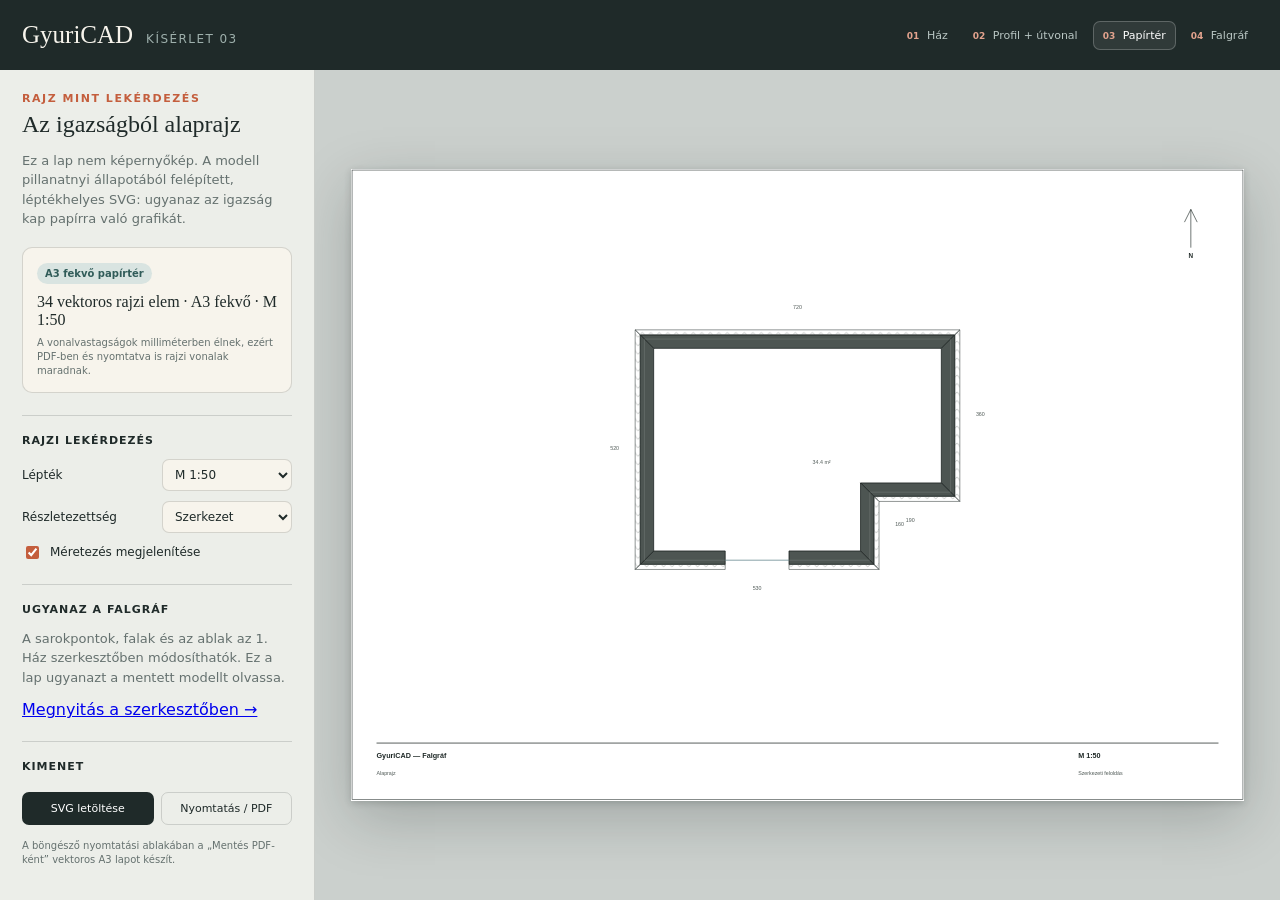
<file: drawing.html>
<!doctype html>
<html lang="hu">
<head>
  <meta charset="UTF-8">
  <meta name="viewport" content="width=device-width, initial-scale=1.0">
  <meta name="description" content="GyuriCAD papírtér-kísérlet: a szándékmodellből közvetlenül generált vektoros alaprajz.">
  <title>GyuriCAD — papírtér és rajzgyártás</title>
  <link rel="stylesheet" href="./drawing.css">
</head>
<body>
  <div class="shell">
    <header>
      <div class="brand">
        <h1>GyuriCAD</h1>
        <span>kísérlet 03</span>
      </div>
      <nav class="experiment-nav" aria-label="Kísérletek">
        <a href="./index.html"><b>01</b> Ház</a>
        <a href="./sweep.html"><b>02</b> Profil + útvonal</a>
        <a class="active" href="./drawing.html" aria-current="page"><b>03</b> Papírtér</a>
      <a href="./graph.html"><b>04</b> Falgráf</a>
        </nav>
    </header>

    <main class="drawing-main">
      <aside>
        <p class="eyebrow">Rajz mint lekérdezés</p>
        <h2>Az igazságból alaprajz</h2>
        <p class="intro">Ez a lap nem képernyőkép. A modell pillanatnyi állapotából felépített, léptékhelyes SVG: ugyanaz az igazság kap papírra való grafikát.</p>

        <section class="paper-card">
          <span>A3 fekvő papírtér</span>
          <strong data-scene-stats>Vektoros rajz készül…</strong>
          <p>A vonalvastagságok milliméterben élnek, ezért PDF-ben és nyomtatva is rajzi vonalak maradnak.</p>
        </section>

        <section class="panel-section settings-grid">
          <h3>Rajzi lekérdezés</h3>
          <label>Lépték
            <select name="scale">
              <option value="50">M 1:50</option>
              <option value="100">M 1:100</option>
            </select>
          </label>
          <label>Részletezettség
            <select name="detail">
              <option value="system">Szerkezet</option>
              <option value="resolved">Rétegrend</option>
            </select>
          </label>
          <label class="check-control"><input name="dimensions" type="checkbox" checked>Méretezés megjelenítése</label>
        </section>

        <section class="panel-section"><h3>Ugyanaz a falgráf</h3><p class="intro">A sarokpontok, falak és az ablak az 1. Ház szerkesztőben módosíthatók. Ez a lap ugyanazt a mentett modellt olvassa.</p><a href="./index.html">Megnyitás a szerkesztőben →</a></section>

        <section class="panel-section export-actions">
          <h3>Kimenet</h3>
          <button data-download-svg>SVG letöltése</button>
          <button class="secondary" data-print>Nyomtatás / PDF</button>
          <p>A böngésző nyomtatási ablakában a „Mentés PDF-ként” vektoros A3 lapot készít.</p>
        </section>
      </aside>

      <section class="paper-workspace" aria-label="A3 papírtér">
        <div class="paper" data-paper></div>
      </section>
    </main>
  </div>

  <script type="module" src="./drawing-app.js"></script>
</body>
</html>
</file>
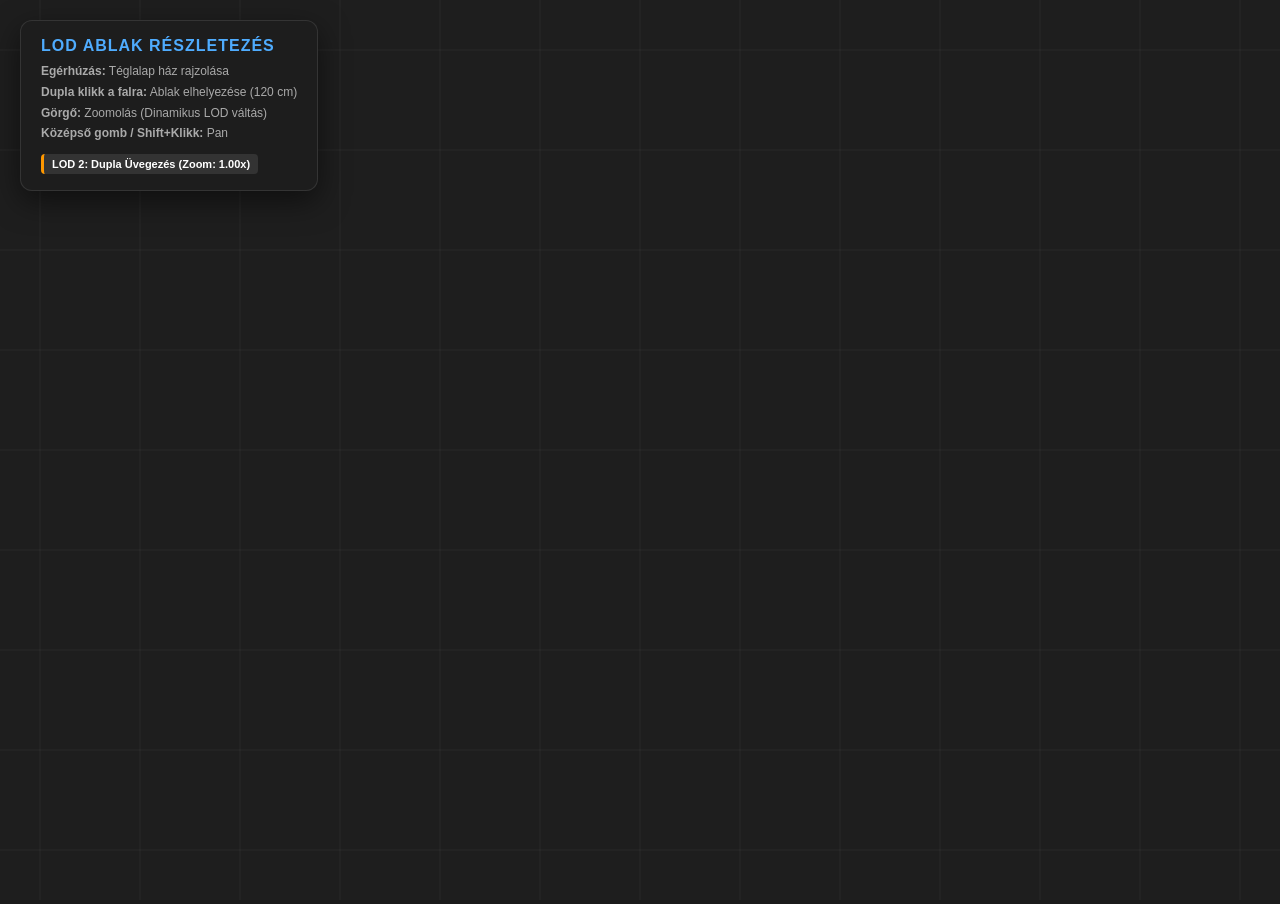
<file: legacy-prototype.html>
<!DOCTYPE html>
<html lang="hu">
<head>
  <meta charset="UTF-8">
  <meta name="viewport" content="width=device-width, initial-scale=1.0">
  <title>Dinamikus LOD Fal - Ablak Részletezettség</title>
  <style>
    body {
      margin: 0;
      padding: 0;
      overflow: hidden;
      background-color: #1a1a1a;
      font-family: 'Segoe UI', Tahoma, Geneva, Verdana, sans-serif;
      user-select: none;
    }

    #canvas-container {
      width: 100vw;
      height: 100vh;
      cursor: crosshair;
    }

    #ui-overlay {
      position: absolute;
      top: 20px;
      left: 20px;
      background: rgba(30, 30, 30, 0.85);
      backdrop-filter: blur(8px);
      color: #e0e0e0;
      padding: 16px 20px;
      border-radius: 12px;
      box-shadow: 0 10px 30px rgba(0,0,0,0.5);
      border: 1px solid rgba(255,255,255,0.1);
      pointer-events: none;
      max-width: 340px;
    }

    h1 {
      font-size: 16px;
      margin: 0 0 8px 0;
      text-transform: uppercase;
      letter-spacing: 1px;
      color: #4facfe;
    }

    p {
      font-size: 12px;
      margin: 4px 0;
      color: #aaa;
      line-height: 1.4;
    }

    .lod-badge {
      display: inline-block;
      margin-top: 8px;
      padding: 4px 8px;
      border-radius: 4px;
      font-weight: bold;
      font-size: 11px;
      background: #333;
      color: #fff;
    }

    #lod-1 { border-left: 3px solid #888; }
    #lod-2 { border-left: 3px solid #ff9800; }
    #lod-3 { border-left: 3px solid #4caf50; }
  </style>
</head>
<body>

  <div id="canvas-container">
    <canvas id="architect-canvas"></canvas>
  </div>

  <div id="ui-overlay">
    <h1>LOD Ablak Részletezés</h1>
    <p><b>Egérhúzás:</b> Téglalap ház rajzolása</p>
    <p><b>Dupla klikk a falra:</b> Ablak elhelyezése (120 cm)</p>
    <p><b>Görgő:</b> Zoomolás (Dinamikus LOD váltás)</p>
    <p><b>Középső gomb / Shift+Klikk:</b> Pan</p>
    
    <div id="lod-indicator" class="lod-badge">LOD 1: Koncepció</div>
  </div>

  <script>
    const canvas = document.getElementById('architect-canvas');
    const ctx = canvas.getContext('2d');
    const lodIndicator = document.getElementById('lod-indicator');

    function resizeCanvas() {
      canvas.width = window.innerWidth;
      canvas.height = window.innerHeight;
      draw();
    }
    window.addEventListener('resize', resizeCanvas);

    let zoom = 1.0;
    let panX = window.innerWidth / 2;
    let panY = window.innerHeight / 2;

    let buildings = [];
    let windows = []; // [{ buildingIndex, side: 'N'|'E'|'S'|'W', offset: px, width: 120 }]

    let isDrawing = false;
    let dragStart = null;
    let dragCurrent = null;

    let isPanning = false;
    let startPan = { x: 0, y: 0 };

    const LAYERS = [
      { name: 'Belső vakolat', thickness: 1.5, color: '#d7ccc8' },
      { name: 'Vázkerámia', thickness: 30, color: '#e64a19' },
      { name: 'Ragasztó', thickness: 1.0, color: '#b0bec5' },
      { name: 'Hőszigetelés', thickness: 10, color: '#fbc02d' },
      { name: 'Színvakolat', thickness: 0.5, color: '#eceff1' }
    ];

    function getLODLevel(z) {
      if (z < 0.8) return 1;
      if (z < 2.5) return 2;
      return 3;
    }

    function worldToScreen(wx, wy) {
      return { x: wx * zoom + panX, y: wy * zoom + panY };
    }

    function screenToWorld(sx, sy) {
      return { x: (sx - panX) / zoom, y: (sy - panY) / zoom };
    }

    // --- ESEMÉNYEK ---

    canvas.addEventListener('mousedown', (e) => {
      if (e.button === 1 || (e.button === 0 && e.shiftKey)) {
        isPanning = true;
        startPan = { x: e.clientX - panX, y: e.clientY - panY };
        return;
      }

      if (e.button === 0) {
        isDrawing = true;
        dragStart = screenToWorld(e.clientX, e.clientY);
        dragCurrent = dragStart;
      }
    });

    canvas.addEventListener('mousemove', (e) => {
      const worldPos = screenToWorld(e.clientX, e.clientY);

      if (isPanning) {
        panX = e.clientX - startPan.x;
        panY = e.clientY - startPan.y;
        draw();
        return;
      }

      if (isDrawing) {
        dragCurrent = worldPos;
        draw();
      }
    });

    window.addEventListener('mouseup', (e) => {
      if (e.button === 1 || e.shiftKey) isPanning = false;

      if (e.button === 0 && isDrawing) {
        isDrawing = false;
        if (Math.abs(dragCurrent.x - dragStart.x) > 40 && Math.abs(dragCurrent.y - dragStart.y) > 40) {
          const newBuilding = {
            x1: Math.min(dragStart.x, dragCurrent.x),
            y1: Math.min(dragStart.y, dragCurrent.y),
            x2: Math.max(dragStart.x, dragCurrent.x),
            y2: Math.max(dragStart.y, dragCurrent.y)
          };
          buildings.push(newBuilding);
        }
        dragStart = null;
        dragCurrent = null;
        draw();
      }
    });

    // Dupla klikk -> Ablak lehelyezése a legközelebbi falra
    canvas.addEventListener('dblclick', (e) => {
      const p = screenToWorld(e.clientX, e.clientY);
      const windowWidth = 120; // 120 cm széles ablak

      buildings.forEach((b, bIdx) => {
        // Ellenőrizzük mind a 4 oldalt (Észak, Kelet, Dél, Nyugat)
        const margin = 20;
        if (p.x >= b.x1 && p.x <= b.x2 && Math.abs(p.y - b.y1) < margin) {
          windows.push({ buildingIndex: bIdx, side: 'N', center: p.x, width: windowWidth });
        } else if (p.x >= b.x1 && p.x <= b.x2 && Math.abs(p.y - b.y2) < margin) {
          windows.push({ buildingIndex: bIdx, side: 'S', center: p.x, width: windowWidth });
        } else if (p.y >= b.y1 && p.y <= b.y2 && Math.abs(p.x - b.x1) < margin) {
          windows.push({ buildingIndex: bIdx, side: 'W', center: p.y, width: windowWidth });
        } else if (p.y >= b.y1 && p.y <= b.y2 && Math.abs(p.x - b.x2) < margin) {
          windows.push({ buildingIndex: bIdx, side: 'E', center: p.y, width: windowWidth });
        }
      });
      draw();
    });

    canvas.addEventListener('wheel', (e) => {
      e.preventDefault();
      const zoomFactor = 1.15;
      const worldBefore = screenToWorld(e.clientX, e.clientY);

      if (e.deltaY < 0) zoom *= zoomFactor;
      else zoom /= zoomFactor;

      zoom = Math.max(0.1, Math.min(zoom, 15.0));
      const worldAfter = screenToWorld(e.clientX, e.clientY);

      panX += (worldAfter.x - worldBefore.x) * zoom;
      panY += (worldAfter.y - worldBefore.y) * zoom;

      draw();
    }, { passive: false });

    // --- ABLAKOK RAJZOLÁSA LOD SZERINT ---

    function drawWindowsForBuilding(b, bIdx, lod) {
      const buildingWindows = windows.filter(w => w.buildingIndex === bIdx);

      buildingWindows.forEach(w => {
        // Meghatározzuk az ablak koordinátáit és orientációját a falon
        let isHorizontal = (w.side === 'N' || w.side === 'S');
        let wallY = (w.side === 'N') ? b.y1 : (w.side === 'S') ? b.y2 : 0;
        let wallX = (w.side === 'W') ? b.x1 : (w.side === 'E') ? b.x2 : 0;

        let totalWallThick = 43; // Teljes falszerkezet vastagsága
        let innerOffset = -21.5;
        let outerOffset = 21.5;

        if (isHorizontal) {
          let xStart = w.center - w.width / 2;
          let xEnd = w.center + w.width / 2;
          let yIn = wallY + innerOffset;
          let yOut = wallY + outerOffset;

          // FALÁTTÖRÉS (Ablaknyílás kimaszkolása/letisztítása)
          let sInStart = worldToScreen(xStart, yIn);
          let sOutEnd = worldToScreen(xEnd, yOut);
          ctx.fillStyle = '#1e1e1e'; // Háttérszínnel eltüntetjük a falat
          ctx.fillRect(
            Math.min(sInStart.x, sOutEnd.x),
            Math.min(sInStart.y, sOutEnd.y),
            Math.abs(sOutEnd.x - sInStart.x),
            Math.abs(sOutEnd.y - sInStart.y)
          );

          // LOD 1: Sima nyílásvágás
          if (lod === 1) return;

          // LOD 2: Nyílás + Dupla üvegezés vonal
          if (lod === 2) {
            let sG1 = worldToScreen(xStart, wallY - 2);
            let sG2 = worldToScreen(xEnd, wallY - 2);
            let sG3 = worldToScreen(xStart, wallY + 2);
            let sG4 = worldToScreen(xEnd, wallY + 2);

            ctx.strokeStyle = '#81d4fa';
            ctx.lineWidth = Math.max(1, 1.5 * zoom);
            ctx.beginPath();
            ctx.moveTo(sG1.x, sG1.y); ctx.lineTo(sG2.x, sG2.y);
            ctx.moveTo(sG3.x, sG3.y); ctx.lineTo(sG4.x, sG4.y);
            ctx.stroke();
            return;
          }

          // LOD 3: Részletes szerkezet (Tokráforduló szigetelés, Párkány, Könyöklő, Tok, Szárny)
          if (lod === 3) {
            let isOutNorth = (w.side === 'N');
            let yExt = isOutNorth ? yOut : yIn; // Külső sík
            let yInt = isOutNorth ? yIn : yOut; // Belső sík

            // 1. Tokráforduló hőszigetelés (Káva szigetelés, 2.5 cm befordulás mindkét oldalon)
            ctx.fillStyle = '#fbc02d';
            ctx.strokeStyle = 'rgba(0,0,0,0.3)';
            ctx.lineWidth = 0.5 * zoom;

            let sInsL1 = worldToScreen(xStart, yExt);
            let sInsL2 = worldToScreen(xStart + 2.5, yExt - (isOutNorth ? 12 : -12));
            ctx.fillRect(Math.min(sInsL1.x, sInsL2.x), Math.min(sInsL1.y, sInsL2.y), Math.abs(sInsL2.x - sInsL1.x), Math.abs(sInsL2.y - sInsL1.y));

            let sInsR1 = worldToScreen(xEnd - 2.5, yExt);
            let sInsR2 = worldToScreen(xEnd, yExt - (isOutNorth ? 12 : -12));
            ctx.fillRect(Math.min(sInsR1.x, sInsR2.x), Math.min(sInsR1.y, sInsR2.y), Math.abs(sInsR2.x - sInsR1.x), Math.abs(sInsR2.y - sInsR1.y));

            // 2. Külső Bádogpárkány
            let sPark1 = worldToScreen(xStart - 2, yExt + (isOutNorth ? -3 : 3));
            let sPark2 = worldToScreen(xEnd + 2, yExt);
            ctx.fillStyle = '#b0bec5';
            ctx.fillRect(Math.min(sPark1.x, sPark2.x), Math.min(sPark1.y, sPark2.y), Math.abs(sPark2.x - sPark1.x), Math.abs(sPark2.y - sPark1.y));

            // 3. Belső Könyöklő (Fából / kőből)
            let sKony1 = worldToScreen(xStart - 3, yInt);
            let sKony2 = worldToScreen(xEnd + 3, yInt + (isOutNorth ? 4 : -4));
            ctx.fillStyle = '#d7ccc8';
            ctx.fillRect(Math.min(sKony1.x, sKony2.x), Math.min(sKony1.y, sKony2.y), Math.abs(sKony2.x - sKony1.x), Math.abs(sKony2.y - sKony1.y));

            // 4. Ablaktok Profilok (Bal és Jobb oldali műanyag/fa tok)
            ctx.fillStyle = '#ffffff';
            ctx.strokeStyle = '#333';
            let frameThick = 7; // 7 cm-es tok
            let frameDepth = 8; // 8 cm mély

            let yFrameStart = wallY - 4;
            let sFrameL1 = worldToScreen(xStart + 2.5, yFrameStart);
            let sFrameL2 = worldToScreen(xStart + 2.5 + frameThick, yFrameStart + frameDepth);
            ctx.fillRect(Math.min(sFrameL1.x, sFrameL2.x), Math.min(sFrameL1.y, sFrameL2.y), Math.abs(sFrameL2.x - sFrameL1.x), frameDepth * zoom);
            ctx.strokeRect(Math.min(sFrameL1.x, sFrameL2.x), Math.min(sFrameL1.y, sFrameL2.y), Math.abs(sFrameL2.x - sFrameL1.x), frameDepth * zoom);

            let sFrameR1 = worldToScreen(xEnd - 2.5 - frameThick, yFrameStart);
            let sFrameR2 = worldToScreen(xEnd - 2.5, yFrameStart + frameDepth);
            ctx.fillRect(Math.min(sFrameR1.x, sFrameR2.x), Math.min(sFrameR1.y, sFrameR2.y), Math.abs(sFrameR2.x - sFrameR1.x), frameDepth * zoom);
            ctx.strokeRect(Math.min(sFrameR1.x, sFrameR2.x), Math.min(sFrameR1.y, sFrameR2.y), Math.abs(sFrameR2.x - sFrameR1.x), frameDepth * zoom);

            // 5. Dupla Üvegezés (Kék színezéssel)
            let sGl1 = worldToScreen(xStart + 2.5 + frameThick, yFrameStart + 3);
            let sGl2 = worldToScreen(xEnd - 2.5 - frameThick, yFrameStart + 5);
            ctx.fillStyle = 'rgba(129, 212, 250, 0.7)';
            ctx.fillRect(Math.min(sGl1.x, sGl2.x), Math.min(sGl1.y, sGl2.y), Math.abs(sGl2.x - sGl1.x), 2 * zoom);
          }
        } else {
          // FÜGGŐLEGES FALAK ABLAKAI (Nyugati és Keleti oldal)
          let yStart = w.center - w.width / 2;
          let yEnd = w.center + w.width / 2;
          let xIn = wallX + innerOffset;
          let xOut = wallX + outerOffset;

          let sInStart = worldToScreen(xIn, yStart);
          let sOutEnd = worldToScreen(xOut, yEnd);
          ctx.fillStyle = '#1e1e1e';
          ctx.fillRect(
            Math.min(sInStart.x, sOutEnd.x),
            Math.min(sInStart.y, sOutEnd.y),
            Math.abs(sOutEnd.x - sInStart.x),
            Math.abs(sOutEnd.y - sInStart.y)
          );

          if (lod === 1) return;

          if (lod === 2) {
            let sG1 = worldToScreen(wallX - 2, yStart);
            let sG2 = worldToScreen(wallX - 2, yEnd);
            let sG3 = worldToScreen(wallX + 2, yStart);
            let sG4 = worldToScreen(wallX + 2, yEnd);

            ctx.strokeStyle = '#81d4fa';
            ctx.lineWidth = Math.max(1, 1.5 * zoom);
            ctx.beginPath();
            ctx.moveTo(sG1.x, sG1.y); ctx.lineTo(sG2.x, sG2.y);
            ctx.moveTo(sG3.x, sG3.y); ctx.lineTo(sG4.x, sG4.y);
            ctx.stroke();
            return;
          }

          if (lod === 3) {
            // Függőleges LOD 3 részletezés
            let sGl1 = worldToScreen(wallX - 1, yStart + 10);
            let sGl2 = worldToScreen(wallX + 1, yEnd - 10);
            ctx.fillStyle = 'rgba(129, 212, 250, 0.8)';
            ctx.fillRect(Math.min(sGl1.x, sGl2.x), Math.min(sGl1.y, sGl2.y), 2 * zoom, Math.abs(sGl2.y - sGl1.y));
            
            // Tokok fent és lent
            ctx.fillStyle = '#ffffff';
            ctx.strokeStyle = '#333';
            let sF1 = worldToScreen(wallX - 4, yStart + 2.5);
            ctx.fillRect(sF1.x, sF1.y, 8 * zoom, 7 * zoom);
            ctx.strokeRect(sF1.x, sF1.y, 8 * zoom, 7 * zoom);

            let sF2 = worldToScreen(wallX - 4, yEnd - 9.5);
            ctx.fillRect(sF2.x, sF2.y, 8 * zoom, 7 * zoom);
            ctx.strokeRect(sF2.x, sF2.y, 8 * zoom, 7 * zoom);
          }
        }
      });
    }

    // --- A ÉPÜLET-RÉTEGEK RAJZOLÁSA ---

    function drawBuilding(b, bIdx, lod) {
      let activeLayers = [];

      if (lod === 1) {
        activeLayers = [{ offset: -20, thick: 40, color: '#424242' }];
      } else if (lod === 2) {
        activeLayers = [
          { offset: -21.5, thick: 31.5, color: '#d84315' },
          { offset: 10, thick: 11.5, color: '#fbc02d' }
        ];
      } else {
        let currentOff = -21.5;
        activeLayers = LAYERS.map(l => {
          const item = { offset: currentOff, thick: l.thickness, color: l.color };
          currentOff += l.thickness;
          return item;
        });
      }

      activeLayers.forEach(layer => {
        const off1 = layer.offset;
        const off2 = layer.offset + layer.thick;

        const outer = { x1: b.x1 - off2, y1: b.y1 - off2, x2: b.x2 + off2, y2: b.y2 + off2 };
        const inner = { x1: b.x1 - off1, y1: b.y1 - off1, x2: b.x2 + off1, y2: b.y2 + off1 };

        const sOut1 = worldToScreen(outer.x1, outer.y1);
        const sOut2 = worldToScreen(outer.x2, outer.y2);
        const sIn1 = worldToScreen(inner.x1, inner.y1);
        const sIn2 = worldToScreen(inner.x2, inner.y2);

        ctx.fillStyle = layer.color;
        ctx.strokeStyle = 'rgba(0,0,0,0.3)';
        ctx.lineWidth = Math.max(0.5, 0.5 * zoom);

        // 4 gérvágott fal
        ctx.beginPath(); ctx.moveTo(sOut1.x, sOut1.y); ctx.lineTo(sOut2.x, sOut1.y); ctx.lineTo(sIn2.x, sIn1.y); ctx.lineTo(sIn1.x, sIn1.y); ctx.closePath(); ctx.fill(); ctx.stroke();
        ctx.beginPath(); ctx.moveTo(sOut2.x, sOut1.y); ctx.lineTo(sOut2.x, sOut2.y); ctx.lineTo(sIn2.x, sIn2.y); ctx.lineTo(sIn2.x, sIn1.y); ctx.closePath(); ctx.fill(); ctx.stroke();
        ctx.beginPath(); ctx.moveTo(sOut2.x, sOut2.y); ctx.lineTo(sOut1.x, sOut2.y); ctx.lineTo(sIn1.x, sIn2.y); ctx.lineTo(sIn2.x, sIn2.y); ctx.closePath(); ctx.fill(); ctx.stroke();
        ctx.beginPath(); ctx.moveTo(sOut1.x, sOut2.y); ctx.lineTo(sOut1.x, sOut1.y); ctx.lineTo(sIn1.x, sIn1.y); ctx.lineTo(sIn1.x, sIn2.y); ctx.closePath(); ctx.fill(); ctx.stroke();
      });

      // Rányomjuk az ablakáttöréseket és a nyílászáró elemeket
      drawWindowsForBuilding(b, bIdx, lod);
    }

    // --- FŐ RAJZIKLUS ---

    function draw() {
      ctx.fillStyle = '#1e1e1e';
      ctx.fillRect(0, 0, canvas.width, canvas.height);

      const lod = getLODLevel(zoom);

      if (lod === 1) {
        lodIndicator.innerText = `LOD 1: Nyílásvágás (Zoom: ${zoom.toFixed(2)}x)`;
        lodIndicator.id = 'lod-1';
      } else if (lod === 2) {
        lodIndicator.innerText = `LOD 2: Dupla Üvegezés (Zoom: ${zoom.toFixed(2)}x)`;
        lodIndicator.id = 'lod-2';
      } else {
        lodIndicator.innerText = `LOD 3: Tok, Ráfordulás, Párkány (Zoom: ${zoom.toFixed(2)}x)`;
        lodIndicator.id = 'lod-3';
      }

      drawGrid();

      buildings.forEach((b, idx) => drawBuilding(b, idx, lod));

      if (isDrawing && dragStart && dragCurrent) {
        const tempBuilding = {
          x1: Math.min(dragStart.x, dragCurrent.x),
          y1: Math.min(dragStart.y, dragCurrent.y),
          x2: Math.max(dragStart.x, dragCurrent.x),
          y2: Math.max(dragStart.y, dragCurrent.y)
        };

        ctx.save();
        ctx.globalAlpha = 0.6;
        drawBuilding(tempBuilding, -1, lod);
        ctx.restore();
      }
    }

    function drawGrid() {
      const gridSizeWorld = 100;
      const gridSizeScreen = gridSizeWorld * zoom;
      if (gridSizeScreen < 8) return;

      ctx.strokeStyle = 'rgba(255, 255, 255, 0.05)';
      ctx.lineWidth = 1;

      const startX = panX % gridSizeScreen;
      const startY = panY % gridSizeScreen;

      ctx.beginPath();
      for (let x = startX; x < canvas.width; x += gridSizeScreen) {
        ctx.moveTo(x, 0); ctx.lineTo(x, canvas.height);
      }
      for (let y = startY; y < canvas.height; y += gridSizeScreen) {
        ctx.moveTo(0, y); ctx.lineTo(canvas.width, y);
      }
      ctx.stroke();
    }

    resizeCanvas();
  </script>
</body>
</html>
</file>
<file: drawing.css>
:root {
  color-scheme: light;
  font-family: Inter, ui-sans-serif, system-ui, -apple-system, BlinkMacSystemFont, "Segoe UI", sans-serif;
  background: #d9ddda;
  color: #1f2a29;
  --ink: #1f2a29;
  --muted: #65716f;
  --paper: #fff;
  --accent: #c45e3d;
  --line: rgba(31, 42, 41, .16);
}

* { box-sizing: border-box; }
body { margin: 0; min-width: 320px; min-height: 100vh; background: #d9ddda; }
button, input, select { font: inherit; }
.shell { min-height: 100vh; display: grid; grid-template-rows: auto 1fr; }
header { min-height: 70px; display: flex; align-items: center; justify-content: space-between; gap: 24px; padding: 14px 22px; background: var(--ink); color: #f7f4ec; }
.brand { display: flex; align-items: baseline; gap: 13px; }
.brand h1 { margin: 0; font-family: Georgia, serif; font-size: 25px; font-weight: 500; }
.brand span { color: #9eb0ac; font-size: 12px; letter-spacing: .12em; text-transform: uppercase; }
.experiment-nav { display: flex; align-items: center; gap: 5px; }
.experiment-nav a { padding: 7px 9px; border: 1px solid transparent; border-radius: 7px; color: #b9c6c3; font-size: 11px; text-decoration: none; }
.experiment-nav a:hover { color: white; }
.experiment-nav a.active { border-color: rgba(255,255,255,.22); background: rgba(255,255,255,.08); color: white; }
.experiment-nav b { margin-right: 4px; color: #e3a38e; font-size: 9px; }
.drawing-main { min-height: 0; display: grid; grid-template-columns: minmax(260px, 315px) minmax(0, 1fr); }
aside { padding: 22px; overflow: auto; border-right: 1px solid var(--line); background: #eceee9; }
.eyebrow { margin: 0 0 6px; color: var(--accent); font-size: 11px; font-weight: 800; letter-spacing: .14em; text-transform: uppercase; }
h2 { margin: 0; font-family: Georgia, serif; font-size: 24px; font-weight: 500; line-height: 1.12; }
.intro { color: var(--muted); font-size: 13px; line-height: 1.5; }
.paper-card { margin-top: 18px; padding: 14px; border: 1px solid var(--line); border-radius: 10px; background: #f7f4ec; }
.paper-card span { display: inline-flex; padding: 5px 8px; border-radius: 999px; background: #d9e4e1; color: #315c59; font-size: 10px; font-weight: 800; }
.paper-card strong { display: block; margin-top: 9px; font-family: Georgia, serif; font-size: 16px; font-weight: 500; }
.paper-card p, .export-actions p { margin: 7px 0 0; color: var(--muted); font-size: 10px; line-height: 1.4; }
.panel-section { margin-top: 22px; padding-top: 18px; border-top: 1px solid var(--line); }
.panel-section h3 { margin: 0 0 12px; font-size: 11px; letter-spacing: .09em; text-transform: uppercase; }
.settings-grid { display: grid; gap: 10px; }
.settings-grid h3 { margin-bottom: 2px; }
.settings-grid label:not(.check-control) { display: grid; grid-template-columns: 1fr 130px; align-items: center; gap: 8px; font-size: 12px; }
select { width: 100%; padding: 7px 8px; border: 1px solid var(--line); border-radius: 7px; background: #f7f4ec; color: var(--ink); }
.check-control { display: flex; align-items: center; gap: 8px; font-size: 12px; }
.check-control input { accent-color: var(--accent); }
.control { display: grid; grid-template-columns: 1fr auto; gap: 7px; margin: 13px 0; font-size: 12px; }
.control output { color: var(--muted); font-variant-numeric: tabular-nums; }
.control input { grid-column: 1 / -1; width: 100%; accent-color: var(--accent); }
.export-actions { display: grid; grid-template-columns: 1fr 1fr; gap: 7px; }
.export-actions h3, .export-actions p { grid-column: 1 / -1; }
button { border: 0; border-radius: 7px; padding: 9px 10px; cursor: pointer; background: var(--ink); color: white; font-size: 11px; }
button.secondary { border: 1px solid var(--line); background: transparent; color: var(--ink); }
.paper-workspace { min-width: 0; min-height: 0; display: grid; place-items: center; overflow: auto; padding: 36px; background-color: #cbd0cd; background-image: radial-gradient(rgba(31,42,41,.16) .7px, transparent .7px); background-size: 14px 14px; }
.paper { width: min(1120px, 100%); aspect-ratio: 420 / 297; flex: none; background: white; box-shadow: 0 18px 55px rgba(20, 29, 27, .22), 0 2px 7px rgba(20, 29, 27, .18); }
.paper svg { display: block; width: 100%; height: 100%; }

@media (max-width: 820px) {
  header { align-items: flex-start; }
  .experiment-nav a { padding: 6px; font-size: 0; }
  .experiment-nav b { margin: 0; font-size: 10px; }
  .drawing-main { grid-template-columns: 250px minmax(0, 1fr); }
  .paper-workspace { padding: 20px; }
}
@media (max-width: 620px) {
  .drawing-main { display: block; }
  aside { border-right: 0; border-bottom: 1px solid var(--line); }
  .paper-workspace { min-height: 420px; padding: 12px; }
}
@media print {
  @page { size: A3 landscape; margin: 0; }
  html, body, .shell, .drawing-main { width: 420mm; height: 297mm; min-height: 0; background: white; }
  header, aside { display: none !important; }
  .drawing-main { display: block; }
  .paper-workspace { display: block; width: 420mm; height: 297mm; padding: 0; overflow: hidden; background: white; }
  .paper { width: 420mm; height: 297mm; box-shadow: none; }
}
</file>
